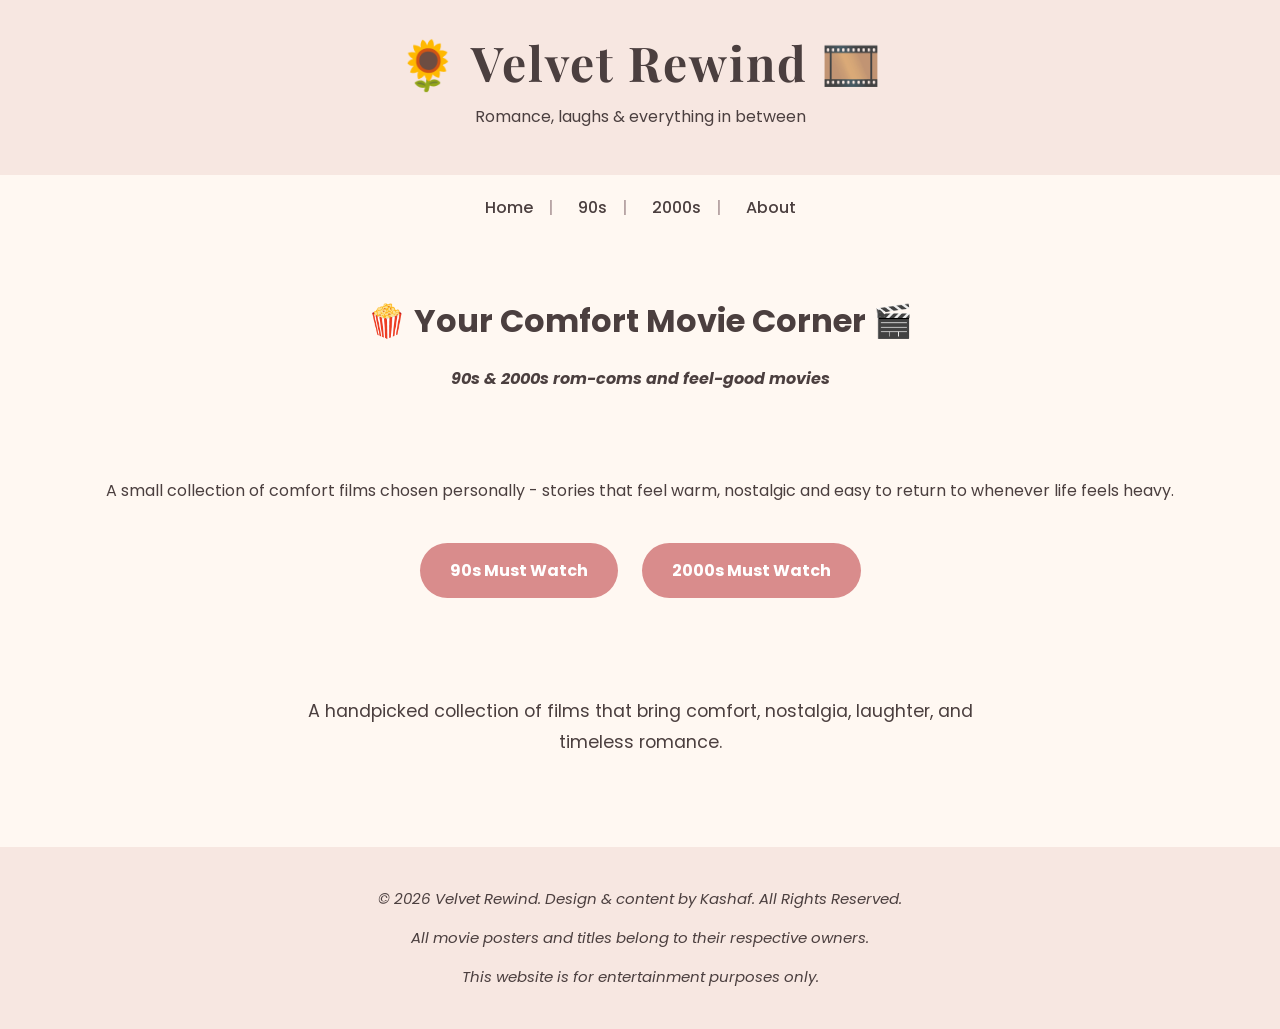
<file: index.html>
<!DOCTYPE html>
<html lang="en">
<head>
    <meta charset="UTF-8">
    <meta name="viewport" content="width=device-width, initial-scale=1.0">
    <title>Velvet Rewind</title>
    <meta name="google-site-verification" content="9fw3tQ_9AUw1kPPz5IEqS9LOzbx44o9UF2Xby6kebWg" />

    <link rel="stylesheet" href="style.css">

    <link href="https://fonts.googleapis.com/css2?family=Playfair+Display:wght@600&family=Poppins:wght@400;500&display=swap" rel="stylesheet">
</head>

<body>

<header>
    <h1>🌻 Velvet Rewind 🎞️</h1>
    <p>Romance, laughs & everything in between</p>
</header>

<nav>
    <a href="index.html">Home</a> 
    <a href="90smovies.html">90s</a> 
    <a href="2000smovies.html">2000s</a> 
    <a href="about.html">About</a>
</nav>

<section class="hero">
    <h2>🍿 Your Comfort Movie Corner 🎬</h2>
    <h4>90s & 2000s rom-coms and feel-good movies</h4>
</section>

<section class="welcome">
    <p>
        A small collection of comfort films chosen personally - stories that feel warm, nostalgic and easy to return to whenever life feels heavy.
    </p>
</section>

<section class="categories">
    <a href="90smovies.html" class="button">90s Must Watch</a>
    <a href="2000smovies.html" class="button">2000s Must Watch</a>
</section>

<section class="intro">
    <p>
        A handpicked collection of films that bring comfort, nostalgia,
        laughter, and timeless romance.
    </p>
</section>

<footer>
    <p>© 2026 Velvet Rewind. Design & content by Kashaf. All Rights Reserved.</p>
    <p>All movie posters and titles belong to their respective owners.</p>
    <p>This website is for entertainment purposes only.</p>
</footer>

</body>
</html>
</file>
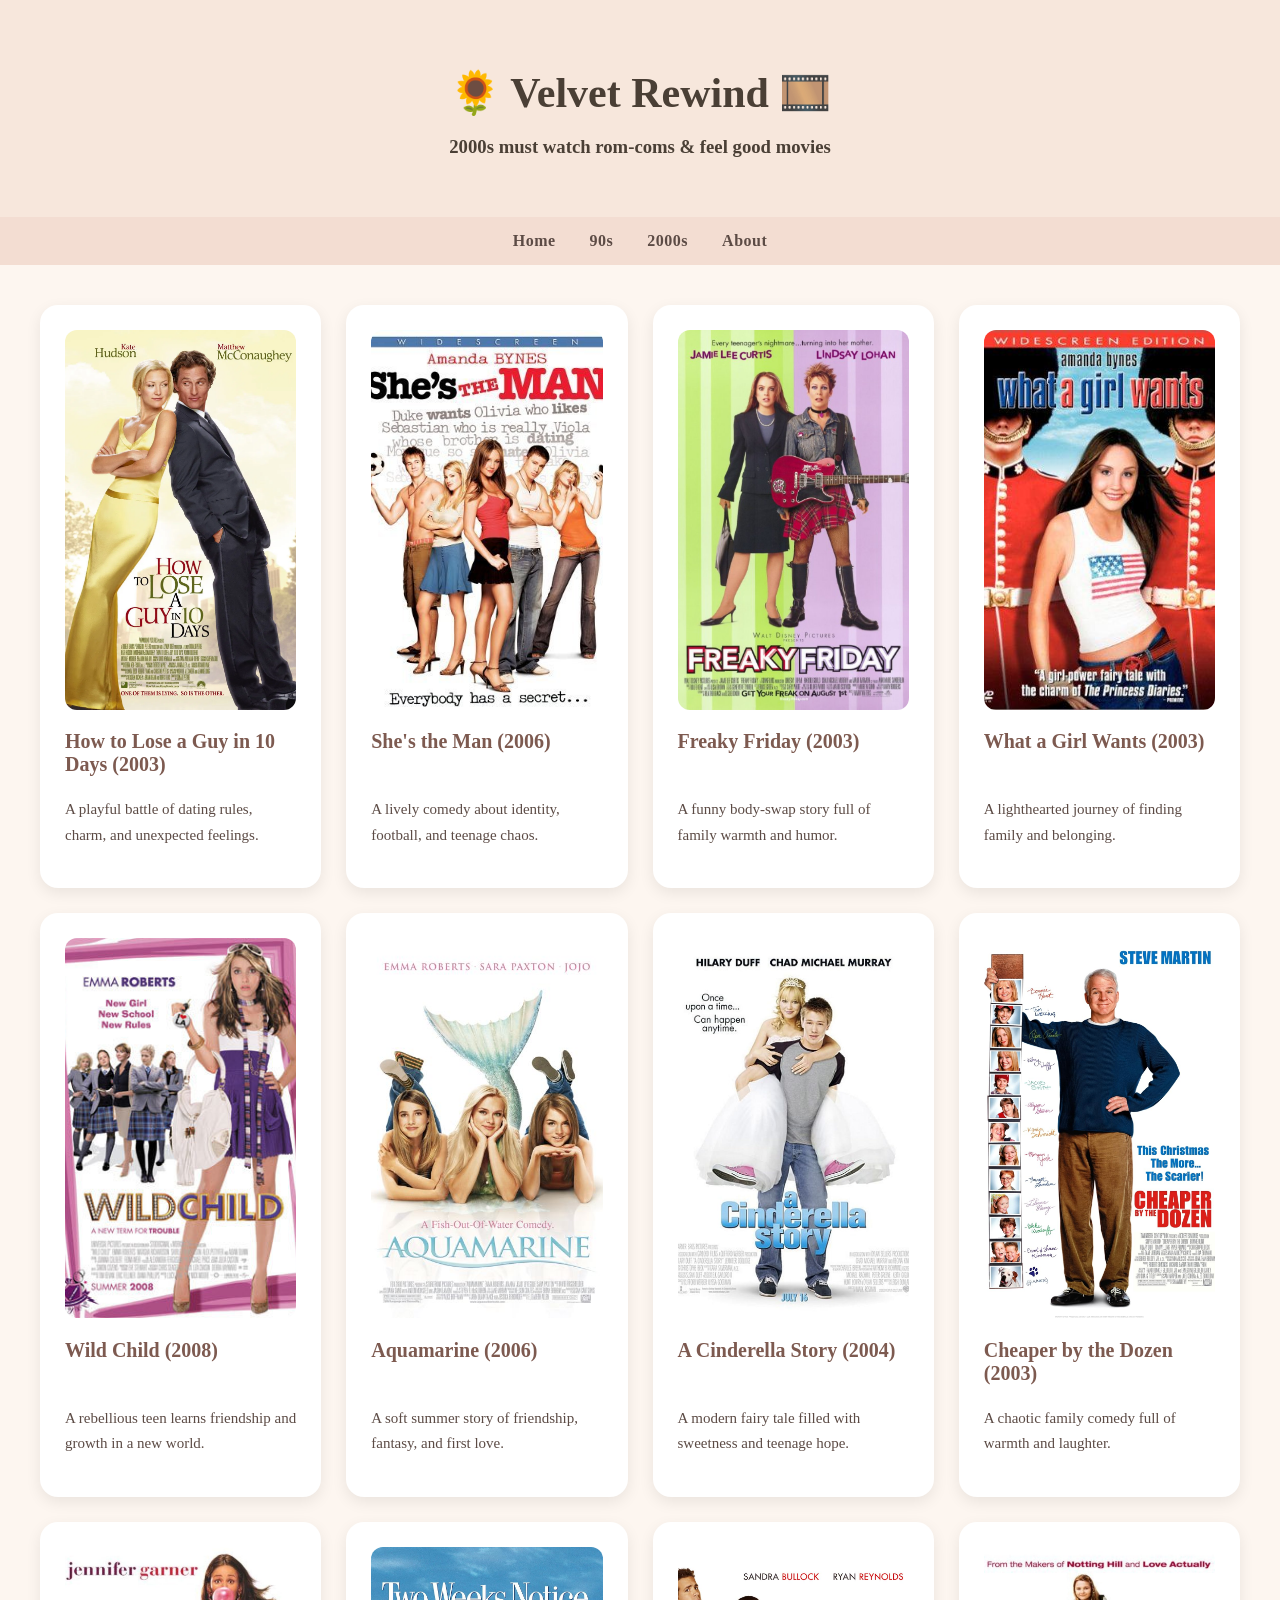
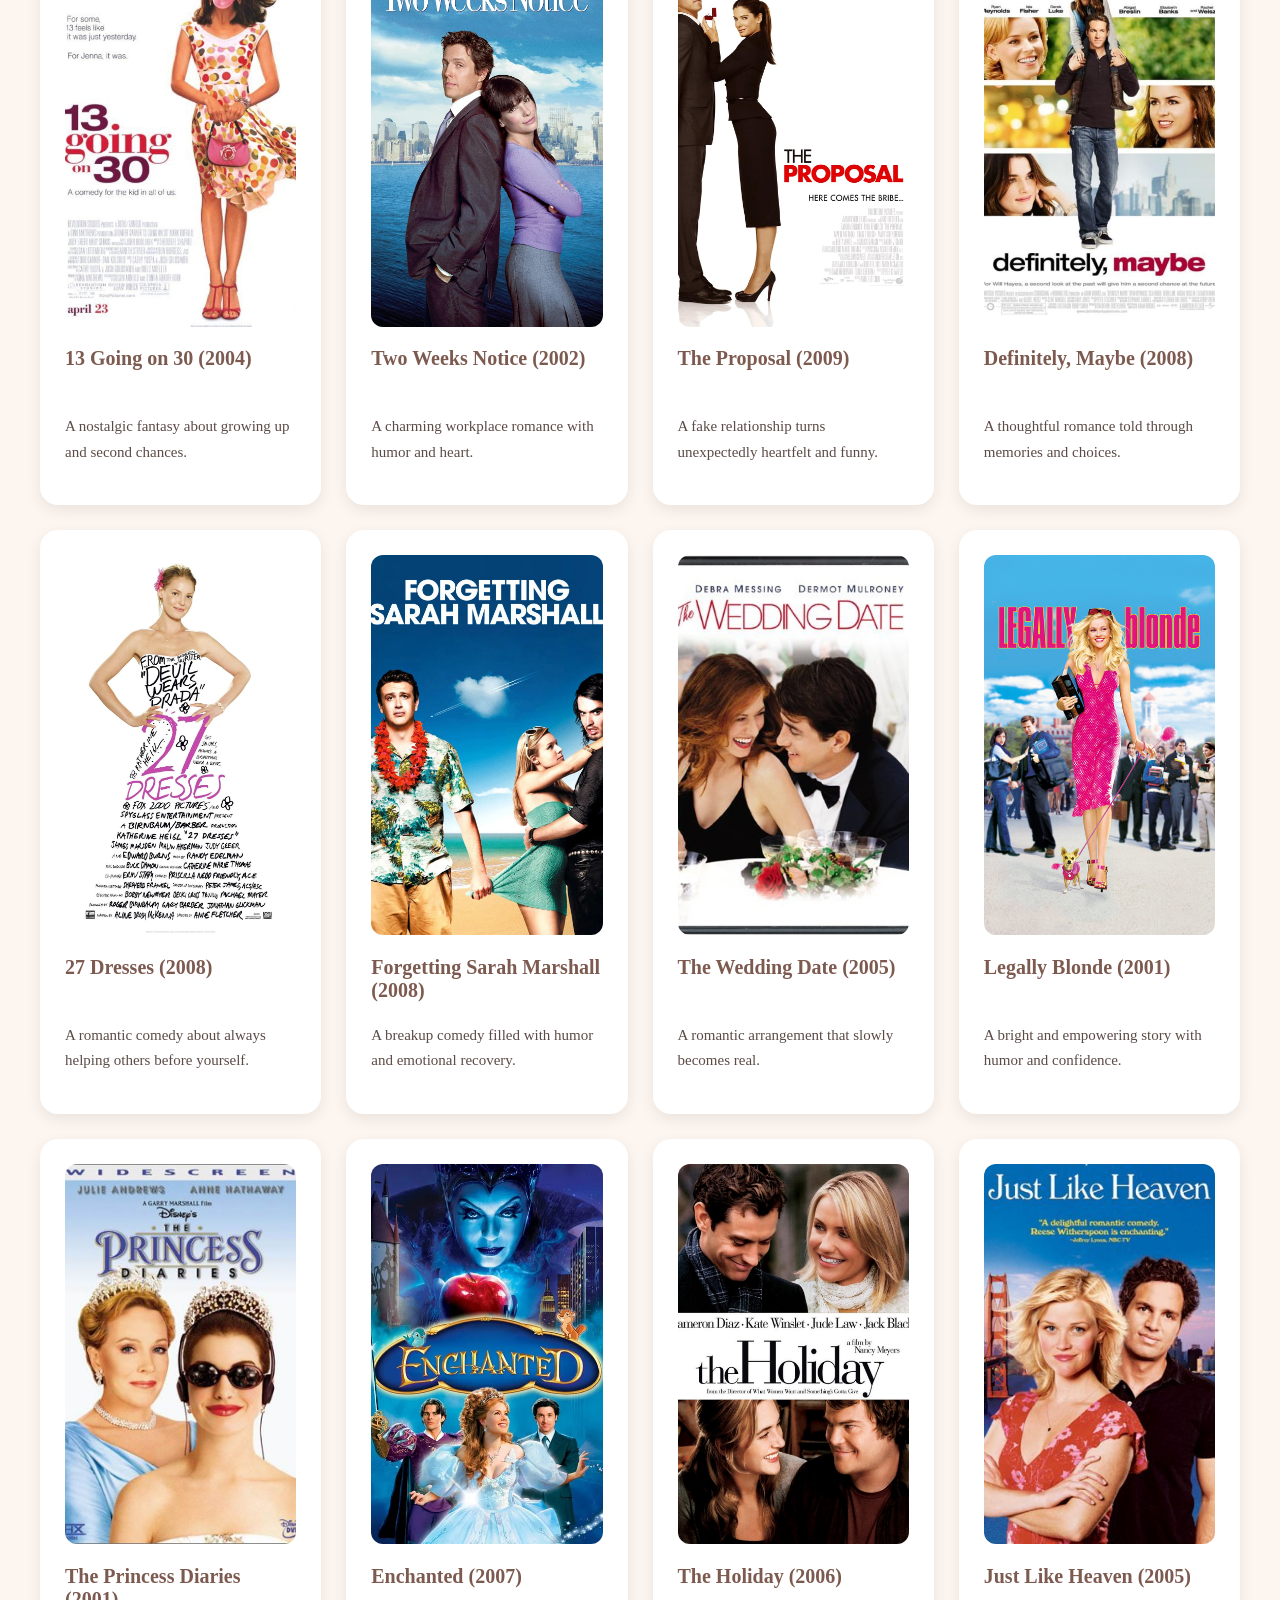
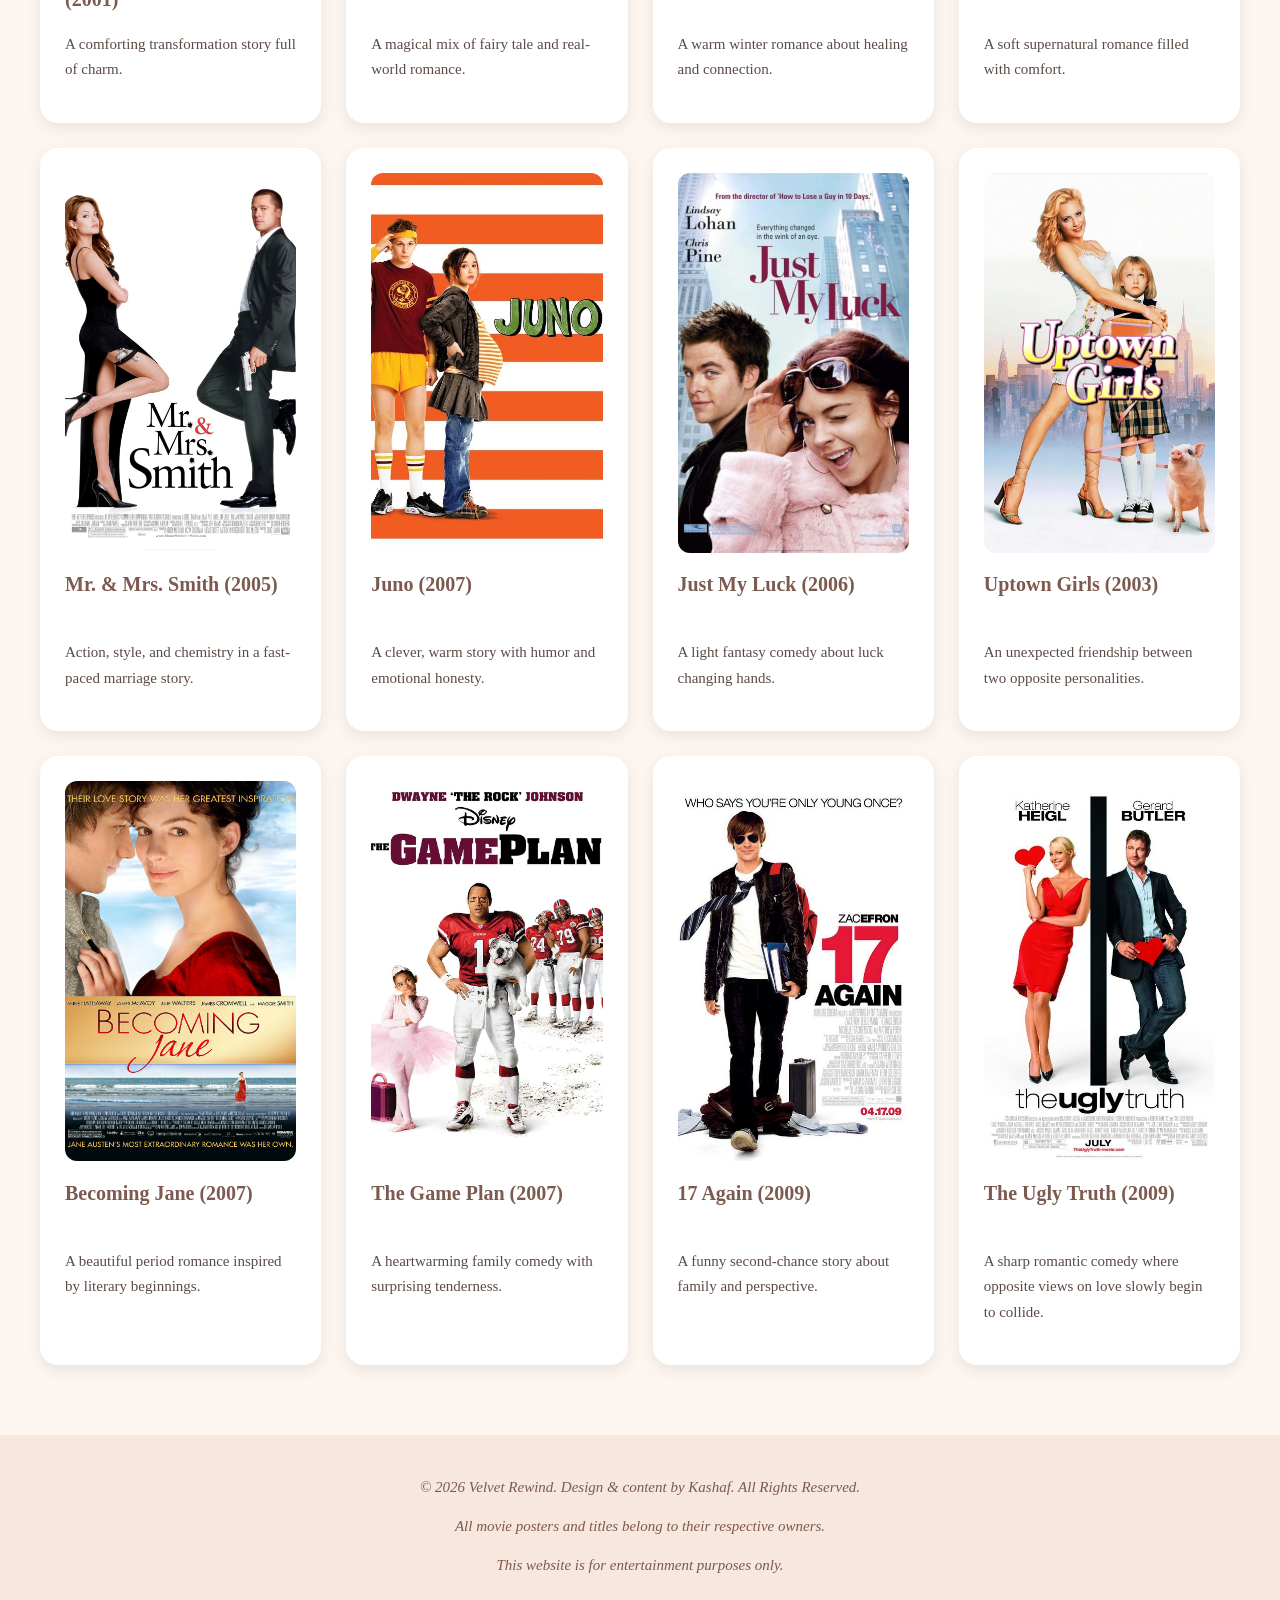
<file: 2000smovies.html>
<!DOCTYPE html>
<html lang="en">
<head>
    <meta charset="UTF-8">
    <meta name="viewport" content="width=device-width, initial-scale=1.0">
    <title>2000s Movies | Velvet Rewind</title>
    <link rel="stylesheet" href="90sand2000smovies.css">
</head>
<body>

<header>
    <h1>🌻 Velvet Rewind 🎞️</h1>
    <h3>2000s must watch rom-coms & feel good movies</h3>
</header>

<nav>
    <a href="index.html">Home</a>
    <a href="90smovies.html">90s</a>
    <a href="2000smovies.html">2000s</a>
    <a href="about.html">About</a>
</nav>

<section class="movies-container">

    <div class="movie-card">
        <img src="images/howtoloseaguyin10days.jpg">
        <h2>How to Lose a Guy in 10 Days (2003)</h2>
        <p>A playful battle of dating rules, charm, and unexpected feelings.</p>
    </div>

    <div class="movie-card">
        <img src="images/shestheman_.jpg">
        <h2>She's the Man (2006)</h2>
        <p>A lively comedy about identity, football, and teenage chaos.</p>
    </div>

    <div class="movie-card">
        <img src="images/frakyfriday.jpg">
        <h2>Freaky Friday (2003)</h2>
        <p>A funny body-swap story full of family warmth and humor.</p></div>

    <div class="movie-card">
        <img src="images/whatagirlwants.jpg">
        <h2>What a Girl Wants (2003)</h2>
        <p>A lighthearted journey of finding family and belonging.</p>
    </div>

    <div class="movie-card">
        <img src="images/wildchild_.jpg">
        <h2>Wild Child (2008)</h2>
        <p>A rebellious teen learns friendship and growth in a new world.</p>
    </div>

    <div class="movie-card">
        <img src="images/aquamarine.jpg">
        <h2>Aquamarine (2006)</h2>
        <p>A soft summer story of friendship, fantasy, and first love.</p>
    </div>

    <div class="movie-card">
        <img src="images/acindrellastory.jpg">
        <h2>A Cinderella Story (2004)</h2>
        <p>A modern fairy tale filled with sweetness and teenage hope.</p>
    </div>

    <div class="movie-card">
        <img src="images/cheaperbythedozen.jpg">
        <h2>Cheaper by the Dozen (2003)</h2>
        <p>A chaotic family comedy full of warmth and laughter.</p>
    </div>

    <div class="movie-card">
        <img src="images/13goingon30.jpg">
        <h2>13 Going on 30 (2004)</h2>
        <p>A nostalgic fantasy about growing up and second chances.</p>
    </div>

    <div class="movie-card">
        <img src="images/twoweeksnotice_.jpg">
        <h2>Two Weeks Notice (2002)</h2>
        <p>A charming workplace romance with humor and heart.</p>
    </div>

    <div class="movie-card">
        <img src="images/theproposal.jpg">
        <h2>The Proposal (2009)</h2>
        <p>A fake relationship turns unexpectedly heartfelt and funny.</p>
    </div>

    <div class="movie-card">
        <img src="images/definatelymaybe.jpg">
        <h2>Definitely, Maybe (2008)</h2>
        <p>A thoughtful romance told through memories and choices.</p>
    </div>

    <div class="movie-card">
        <img src="images/27dresses_.jpg">
        <h2>27 Dresses (2008)</h2>
        <p>A romantic comedy about always helping others before yourself.</p>
    </div>

    <div class="movie-card">
        <img src="images/forgettingsarahmarshalll.jpg">
        <h2>Forgetting Sarah Marshall (2008)</h2>
        <p>A breakup comedy filled with humor and emotional recovery.</p>
    </div>

    <div class="movie-card">
        <img src="images/theweddingdate.jpg">
        <h2>The Wedding Date (2005)</h2>
        <p>A romantic arrangement that slowly becomes real.</p>
    </div>

    <div class="movie-card">
        <img src="images/legallyblondee.jpg">
        <h2>Legally Blonde (2001)</h2>
        <p>A bright and empowering story with humor and confidence.</p>
    </div>

    <div class="movie-card">
        <img src="images/theprincessdiaries.jpg">
        <h2>The Princess Diaries (2001)</h2>
        <p>A comforting transformation story full of charm.</p>
    </div>

    <div class="movie-card">
        <img src="images/enchantedd.jpg">
        <h2>Enchanted (2007)</h2>
        <p>A magical mix of fairy tale and real-world romance.</p>
    </div>

    <div class="movie-card">
        <img src="images/theholiday.jpg">
        <h2>The Holiday (2006)</h2>
        <p>A warm winter romance about healing and connection.</p>
    </div>

    <div class="movie-card">
        <img src="images/justlikeheaven.jpg">
        <h2>Just Like Heaven (2005)</h2>
        <p>A soft supernatural romance filled with comfort.</p>
    </div>

    <div class="movie-card">
        <img src="images/mrandmrssmith.jpg">
        <h2>Mr. & Mrs. Smith (2005)</h2>
        <p>Action, style, and chemistry in a fast-paced marriage story.</p>
    </div>

    <div class="movie-card">
        <img src="images/junoo.jpg">
        <h2>Juno (2007)</h2>
        <p>A clever, warm story with humor and emotional honesty.</p>
    </div>

    <div class="movie-card">
        <img src="images/justmyluck.jpg">
        <h2>Just My Luck (2006)</h2>
        <p>A light fantasy comedy about luck changing hands.</p>
    </div>

    <div class="movie-card">
        <img src="images/uptowngirlsz.jpg">
        <h2>Uptown Girls (2003)</h2>
        <p>An unexpected friendship between two opposite personalities.</p>
    </div>

    <div class="movie-card">
        <img src="images/becomingjane.jpg">
        <h2>Becoming Jane (2007)</h2>
        <p>A beautiful period romance inspired by literary beginnings.</p>
    </div>

    <div class="movie-card">
        <img src="images/thegameplan.jpg">
        <h2>The Game Plan (2007)</h2>
        <p>A heartwarming family comedy with surprising tenderness.</p>
    </div>

    <div class="movie-card">
        <img src="images/17again.jpg">
        <h2>17 Again (2009)</h2>
        <p>A funny second-chance story about family and perspective.</p>
    </div>

    <div class="movie-card">
        <img src="images/theuglytruth.jpg">
        <h2>The Ugly Truth (2009)</h2>
        <p>A sharp romantic comedy where opposite views on love slowly begin to collide.</p>
    </div>

</section>

<footer>
    <p>© 2026 Velvet Rewind. Design & content by Kashaf. All Rights Reserved.</p>
    <p>All movie posters and titles belong to their respective owners.</p>
    <p>This website is for entertainment purposes only.</p>
</footer>

</body>
</html>
</file>
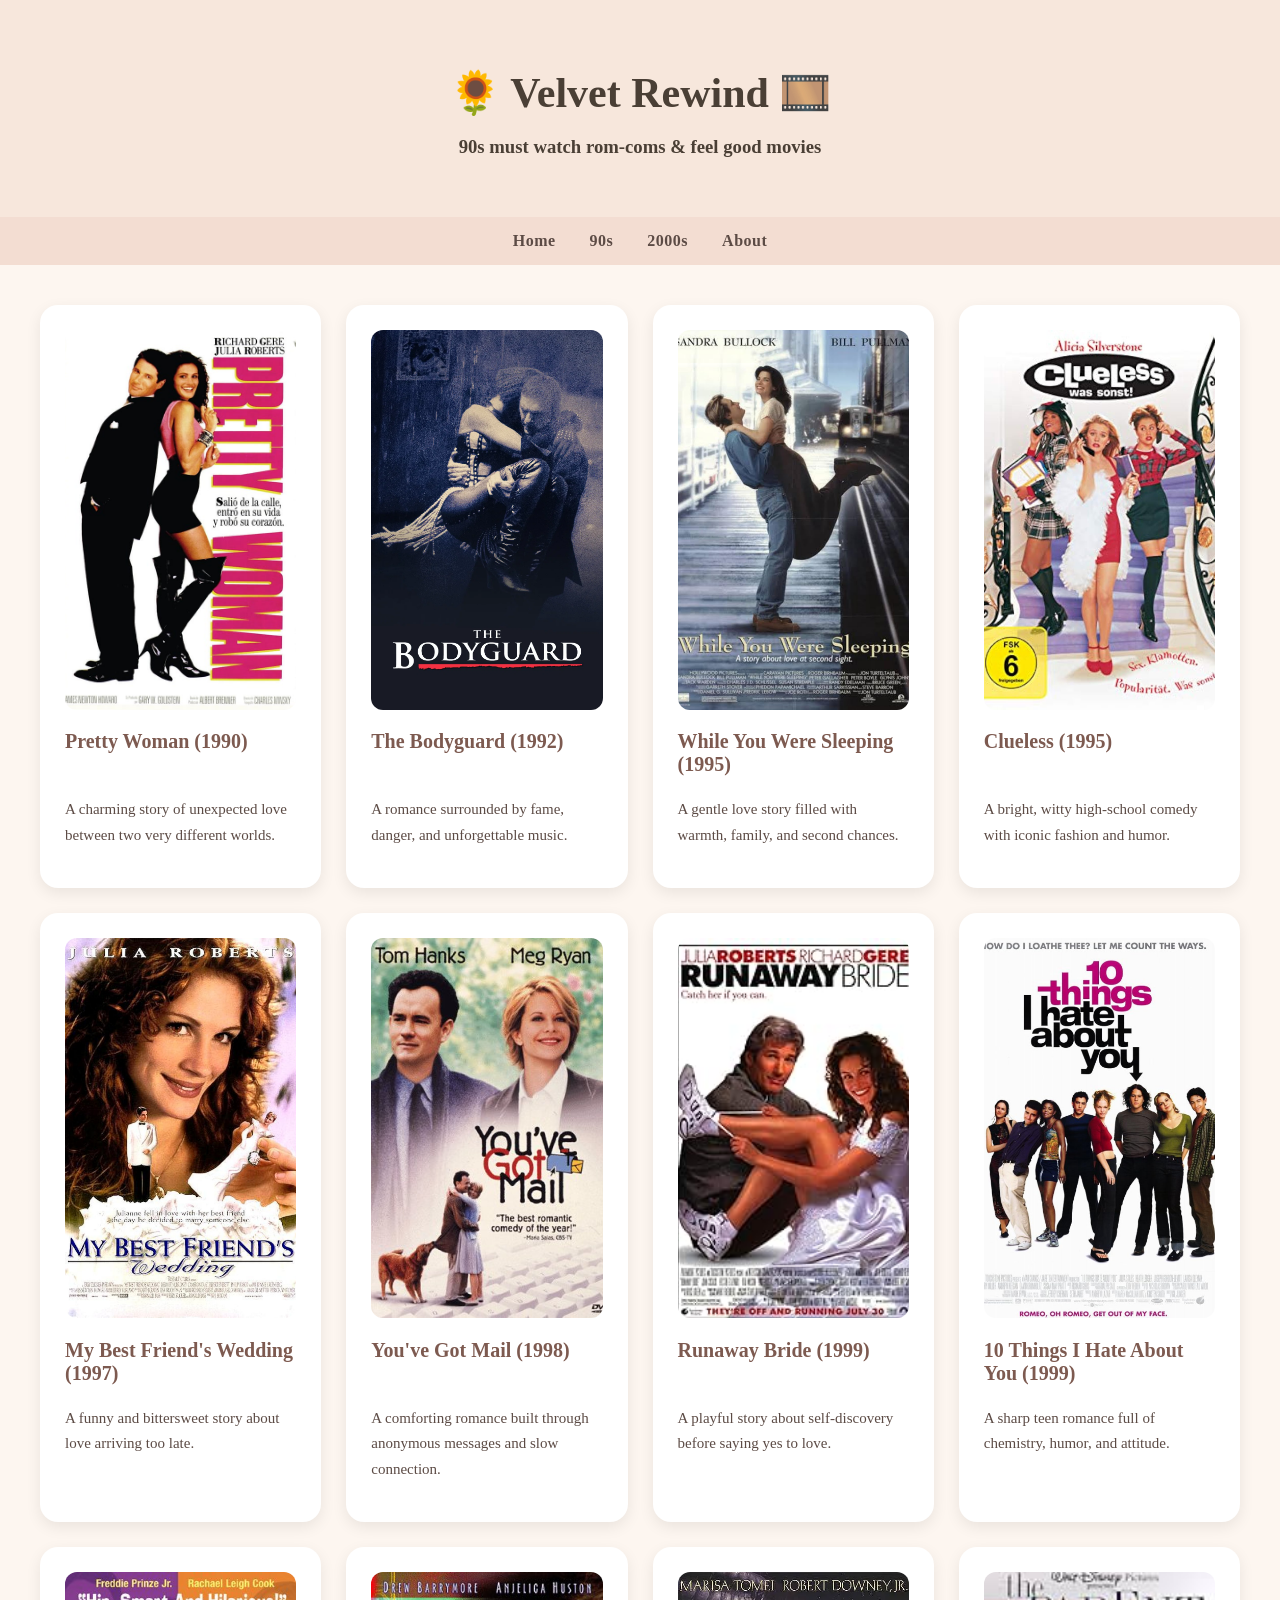
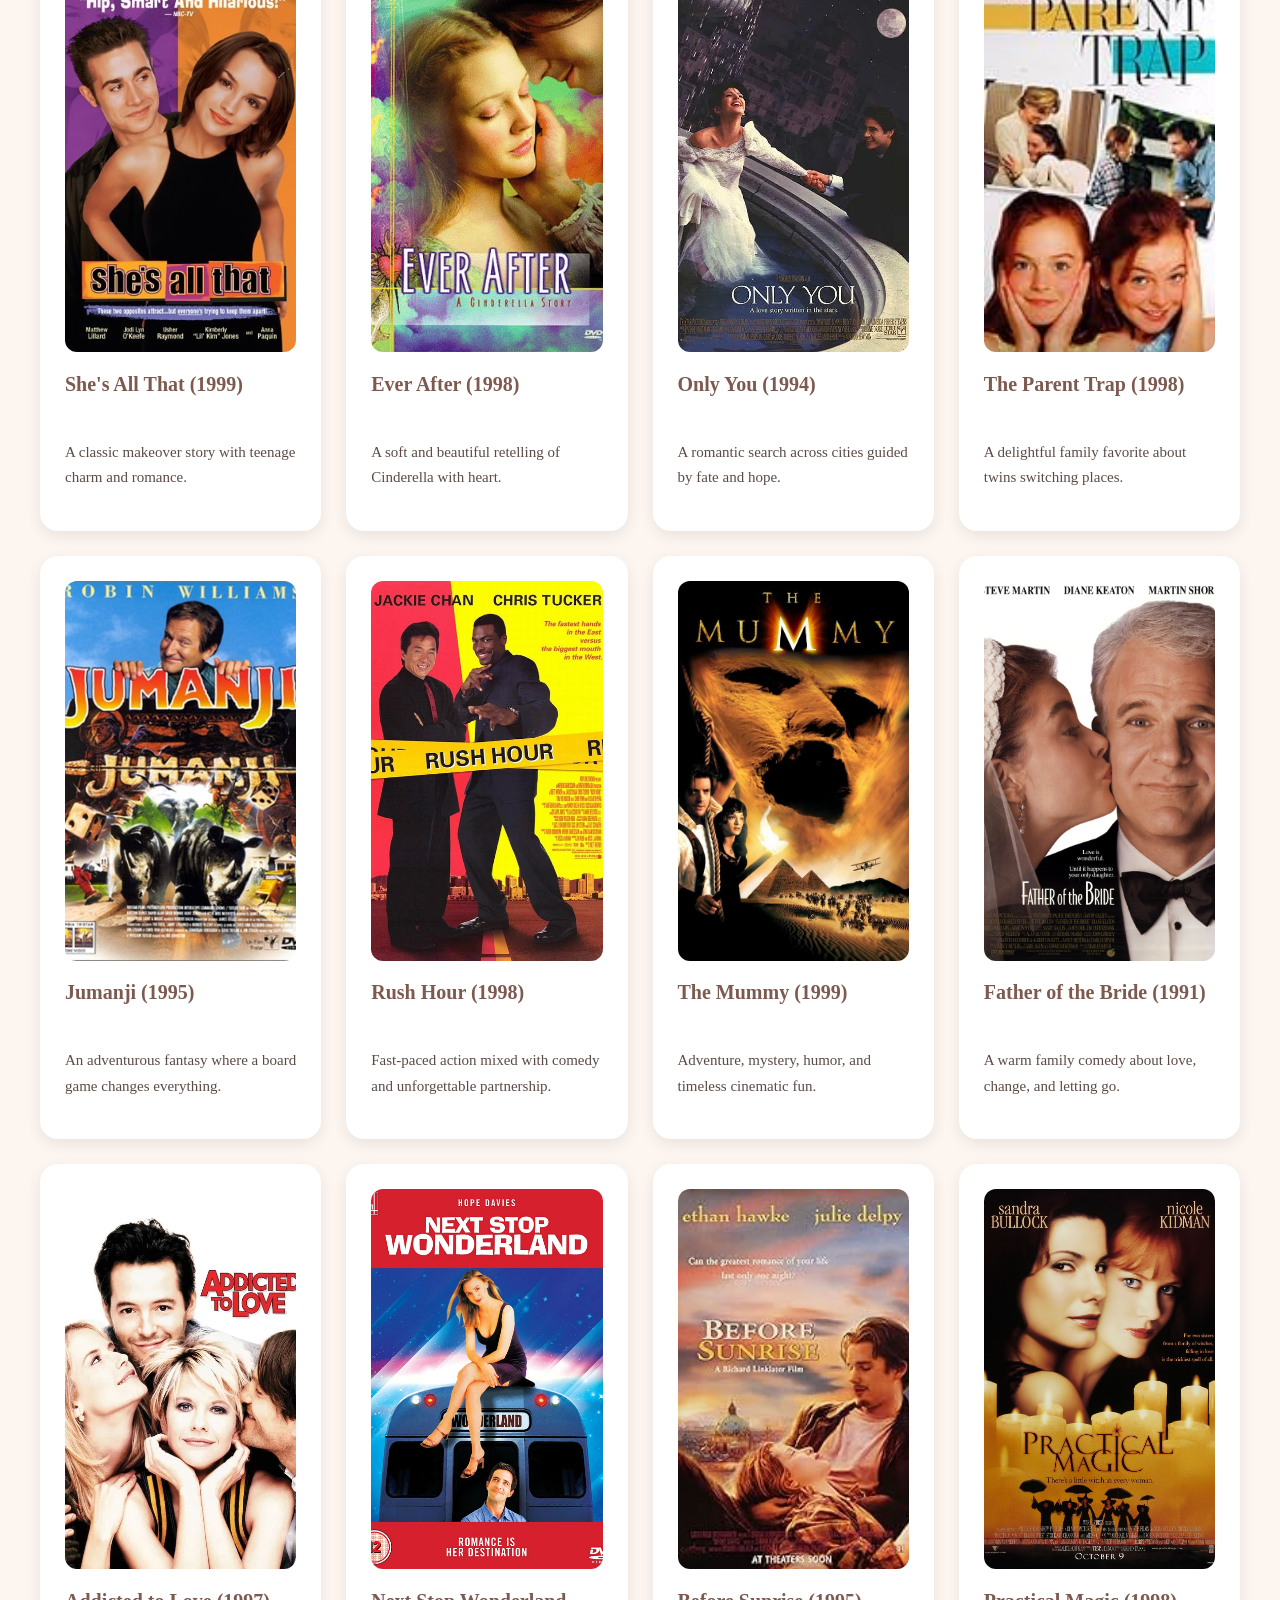
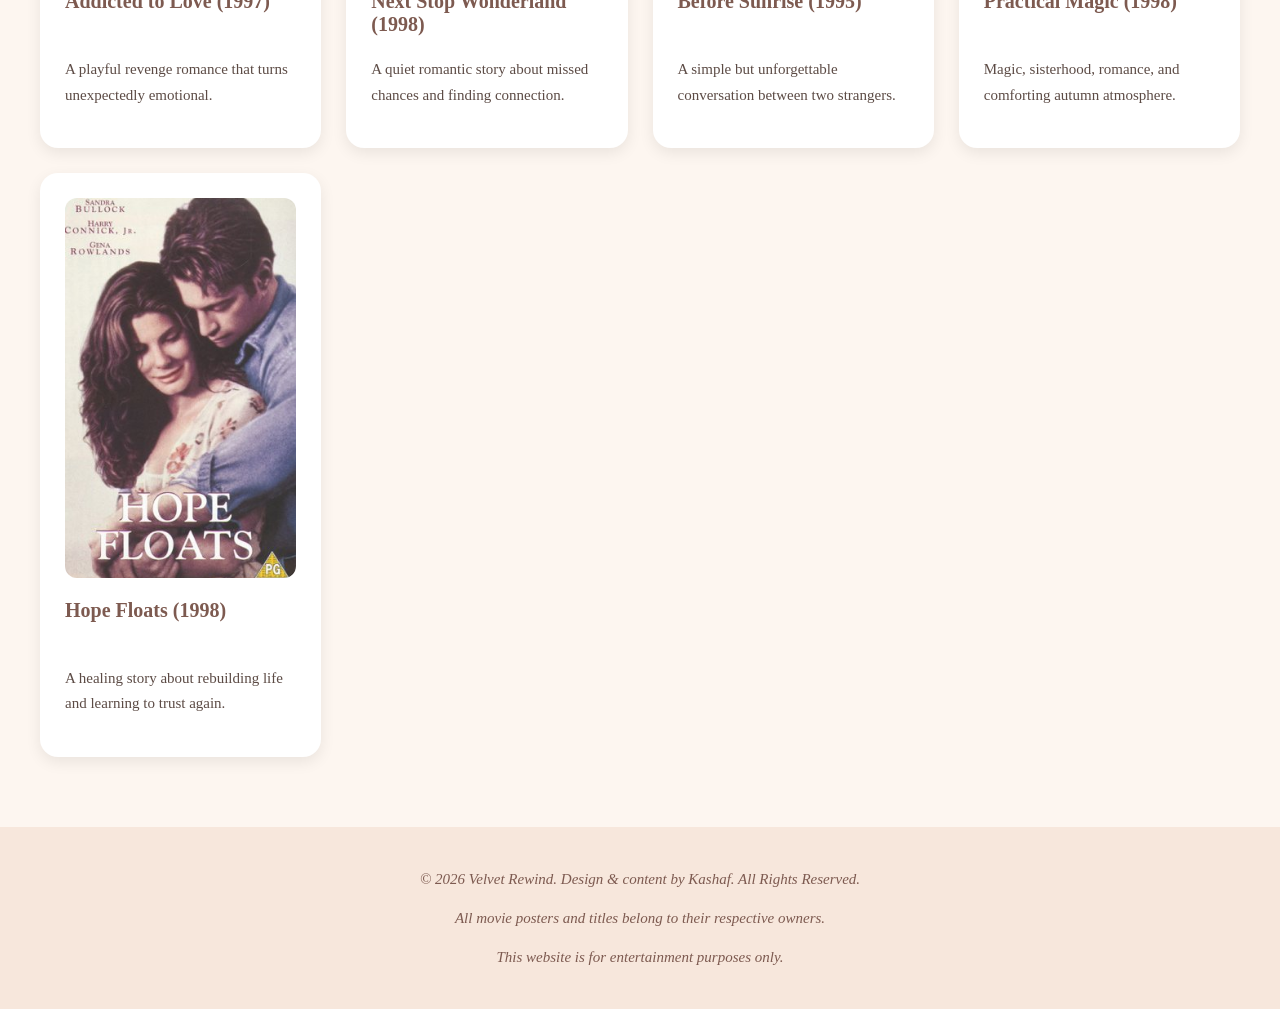
<file: 90smovies.html>
<!DOCTYPE html>
<html lang="en">
<head>
    <meta charset="UTF-8">
    <meta name="viewport" content="width=device-width, initial-scale=1.0">
    <title>90s Movies | Velvet Rewind</title>
    <link rel="stylesheet" href="90sand2000smovies.css">
</head>
<body>

<header>
    <h1>🌻 Velvet Rewind 🎞️</h1>
    <h3>90s must watch rom-coms & feel good movies</h3>
</header>

<nav>
    <a href="index.html">Home</a>
    <a href="90smovies.html">90s</a>
    <a href="2000smovies.html">2000s</a>
    <a href="about.html">About</a>
</nav>

<section class="movies-container">

    <div class="movie-card">
    <img src="images/prettywoman.jpg">
        <h2>Pretty Woman (1990)</h2>
        <p>A charming story of unexpected love between two very different worlds.</p>
    </div>

    <div class="movie-card">
        <img src="images/thebodyguardd.jpg">
        <h2>The Bodyguard (1992)</h2>
        <p>A romance surrounded by fame, danger, and unforgettable music.</p>
    </div>

    <div class="movie-card">
        <img src="images/whileyouweresleeping.jpg">
        <h2>While You Were Sleeping (1995)</h2>
        <p>A gentle love story filled with warmth, family, and second chances.</p>
    </div>

    <div class="movie-card">
        <img src="images/cluelesss.jpg">
        <h2>Clueless (1995)</h2>
        <p>A bright, witty high-school comedy with iconic fashion and humor.</p>
    </div>

    <div class="movie-card">
        <img src="images/mybestfriendwedding.jpg">
        <h2>My Best Friend's Wedding (1997)</h2>
        <p>A funny and bittersweet story about love arriving too late.</p>
    </div>

    <div class="movie-card">
        <img src="images/youvegotmail.jpg">
        <h2>You've Got Mail (1998)</h2>
        <p>A comforting romance built through anonymous messages and slow connection.</p>
    </div>

    <div class="movie-card">
        <img src="images/rumawaybride.jpg">
        <h2>Runaway Bride (1999)</h2>
        <p>A playful story about self-discovery before saying yes to love.</p>
    </div>

    <div class="movie-card">
        <img src="images/10thingsihateaboutyou.jpg">
        <h2>10 Things I Hate About You (1999)</h2>
        <p>A sharp teen romance full of chemistry, humor, and attitude.</p>
    </div>

    <div class="movie-card">
        <img src="images/shesallthatt.jpg">
        <h2>She's All That (1999)</h2>
        <p>A classic makeover story with teenage charm and romance.</p>
    </div>

    <div class="movie-card">
        <img src="images/everafter_.jpg">
        <h2>Ever After (1998)</h2>
        <p>A soft and beautiful retelling of Cinderella with heart.</p>
    </div>

    <div class="movie-card">
        <img src="images/onlyyou.jpg">
        <h2>Only You (1994)</h2>
        <p>A romantic search across cities guided by fate and hope.</p>
    </div>

    <div class="movie-card">
        <img src="images/theparenttrap.jpg">
        <h2>The Parent Trap (1998)</h2>
        <p>A delightful family favorite about twins switching places.</p>
    </div>

    <div class="movie-card">
        <img src="images/jumanjii_.jpg">
        <h2>Jumanji (1995)</h2>
        <p>An adventurous fantasy where a board game changes everything.</p>
    </div>

    <div class="movie-card">
        <img src="images/rushhour.jpg">
        <h2>Rush Hour (1998)</h2>
        <p>Fast-paced action mixed with comedy and unforgettable partnership.</p>
    </div>

    <div class="movie-card">
        <img src="images/themummy.jpg">
        <h2>The Mummy (1999)</h2>
        <p>Adventure, mystery, humor, and timeless cinematic fun.</p>
    </div>

    <div class="movie-card">
        <img src="images/fatherofthebride.jpg">
        <h2>Father of the Bride (1991)</h2>
        <p>A warm family comedy about love, change, and letting go.</p>
    </div>

    <div class="movie-card">
        <img src="images/addictedtolove.jpg">
        <h2>Addicted to Love (1997)</h2>
        <p>A playful revenge romance that turns unexpectedly emotional.</p>
    </div>

    <div class="movie-card">
        <img src="images/nextstopwonderland_.jpg">
        <h2>Next Stop Wonderland (1998)</h2>
        <p>A quiet romantic story about missed chances and finding connection.</p>
    </div>

    <div class="movie-card">
        <img src="images/beforesunrise.jpg">
        <h2>Before Sunrise (1995)</h2>
        <p>A simple but unforgettable conversation between two strangers.</p>
    </div>

    <div class="movie-card">
        <img src="images/practicalmagic.jpg">
        <h2>Practical Magic (1998)</h2>
        <p>Magic, sisterhood, romance, and comforting autumn atmosphere.</p>
    </div>

    <div class="movie-card">
        <img src="images/hopefloats_.jpg">
        <h2>Hope Floats (1998)</h2>
        <p>A healing story about rebuilding life and learning to trust again.</p>
    </div>

</section>

<footer>
    <p>© 2026 Velvet Rewind. Design & content by Kashaf. All Rights Reserved.</p>
    <p>All movie posters and titles belong to their respective owners.</p>
    <p>This website is for entertainment purposes only.</p>
</footer>

</body>
</html>
</file>
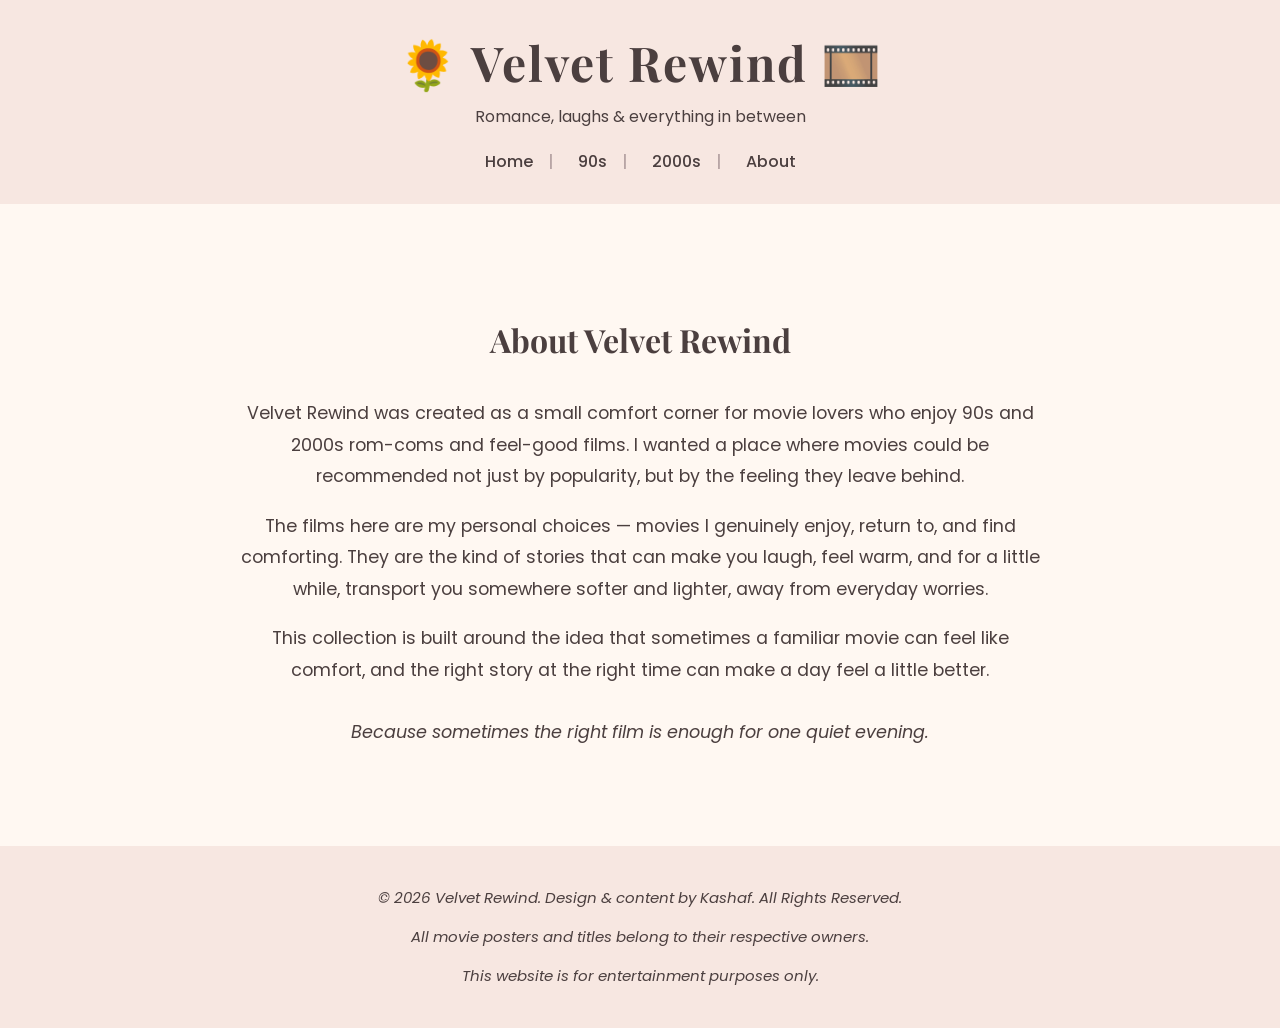
<file: about.html>
<!DOCTYPE html>
<html lang="en">
<head>
    <meta charset="UTF-8">
    <meta name="viewport" content="width=device-width, initial-scale=1.0">
    <title>About | Velvet Rewind</title>

    <link rel="stylesheet" href="style.css">

    <link href="https://fonts.googleapis.com/css2?family=Playfair+Display:wght@600&family=Poppins:wght@400;500&display=swap" rel="stylesheet">
</head>

<body>

<header>
    <h1>🌻 Velvet Rewind 🎞️</h1>
    <p>Romance, laughs & everything in between</p>

    <nav>
        <a href="index.html">Home</a> 
        <a href="90smovies.html">90s</a>
        <a href="2000smovies.html">2000s</a>
        <a href="about.html">About</a>
    </nav>
</header>

<section class="about">
    <h2>About Velvet Rewind</h2>

    <p>
        Velvet Rewind was created as a small comfort corner for movie lovers who enjoy
        90s and 2000s rom-coms and feel-good films. I wanted a place where movies could
        be recommended not just by popularity, but by the feeling they leave behind.
    </p>

    <p>
        The films here are my personal choices — movies I genuinely enjoy, return to,
        and find comforting. They are the kind of stories that can make you laugh,
        feel warm, and for a little while, transport you somewhere softer and lighter,
        away from everyday worries.
    </p>

    <p>
        This collection is built around the idea that sometimes a familiar movie can
        feel like comfort, and the right story at the right time can make a day feel
        a little better.
    </p>

    <p class="closing-line">
        Because sometimes the right film is enough for one quiet evening.
    </p>
</section>

<footer>
    <p>© 2026 Velvet Rewind. Design & content by Kashaf. All Rights Reserved.</p>
    <p>All movie posters and titles belong to their respective owners.</p>
    <p>This website is for entertainment purposes only.</p>
</footer>

</body>
</html>
</file>
<file: style.css>
body {
    margin: 0;
    font-family: 'Poppins', sans-serif;
    background-color: #fff8f2;
    color: #4b3f3f;
    text-align: center;
}

header {
    background-color: #f7e7e1;
    padding: 30px;
}

header h1 {
    font-family: 'Playfair Display', serif;
    font-size: 3rem;
    margin: 0;
    letter-spacing: 2px;
}

header p {
    font-size: 1rem;
    margin-top: 10px;
}
nav {
    margin-top: 20px;
}

nav a {
    text-decoration: none;
    color: #4b3f3f;
    margin: 0 10px;
    font-weight: 500;
    font-size: 1rem;
    transition: 0.3s;
}

nav a:hover {
    color: #d98c8c;
}

nav a:not(:last-child)::after {
    content: "|";
    margin-left: 15px;
    color: #b8a5a5;
}

.hero {
    padding: 50px 20px;
}

.hero h2 {
    font-size: 2rem;
    margin-bottom: 10px;
}

.hero h4 {
    font-size: 1rem;
    font-style: italic;
}

.categories {
    margin: 30px;
}

.button {
    text-decoration: none;
    background-color: #d98c8c;
    color: white;
    padding: 15px 30px;
    margin: 10px;
    border-radius: 30px;
    display: inline-block;
    font-weight: bold;
    transition: 0.3s;
}

.button:hover {
    background-color: #c77777;
}

.intro {
    padding: 40px 20px;
    font-size: 1.1rem;
    max-width: 700px;
    margin: auto;
    line-height: 1.8;
}

footer {
    background-color: #f7e7e1;
    padding: 25px;
    margin-top: 30px;
    font-size: 15px;
    line-height:1.6;
    font-style: italic;
}

.about {
    max-width: 800px;
    margin: 60px auto;
    padding: 20px;
    line-height: 1.8;
    font-size: 1.1rem;
}

/*about page */

.about h2 {
    font-family: 'Playfair Display', serif;
    font-size: 2rem;
    margin-bottom: 30px;
}

.closing-line {
    font-style: italic;
    margin-top: 30px;
}
</file>
<file: 90sand2000smovies.css>
body {
    margin: 0;
    font-family: Georgia, serif;
    background-color: #fdf6f0;
    color: #4a3f35;
}

header {
    text-align: center;
    padding: 40px;
    background-color: #f7e7dc;
    box-shadow: 0 2px 8px rgba(0,0,0,0.08);
}

header h1 {
    font-size: 42px;
    margin-bottom: 10px;
}

header p {
    font-size: 18px;
    color: #7a5c58;
    line-height: 1.6;
}

nav {
    text-align: center;
    background-color: #f3ddd2;
    padding: 15px;
}

nav a {
    margin: 15px;
    text-decoration: none;
    color: #5c4b45;
    font-weight: bold;
    font-size: 16px;
    letter-spacing: 0.5px;
    transition: 0.3s ease;
}

nav a:hover {
    color: #9a6f65;
}

.movies-container {
    display: grid;
    grid-template-columns: repeat(auto-fit, minmax(280px, 1fr));
    gap: 25px;
    padding: 40px;
}

.movie-card {
    background: white;
    padding: 25px;
    border-radius: 18px;
    box-shadow: 0 5px 15px rgba(0,0,0,0.08);
    transition: 0.3s;
    cursor: pointer;
}

.movie-card:hover {
    transform: translateY(-6px);
    box-shadow: 0 10px 20px rgba(0,0,0,0.12);
}

.movie-card h2 {
    font-size: 20px;
    color: #7d5a50;
    margin-bottom: 12px;
    min-height: 55px;
}

.movie-card p {
    font-size: 15px;
    line-height: 1.7;
    color: #5c4b45;
    margin-top: 10px;
}

.movie-card img {
    width: 100%;
    height: 380px;
    object-fit: cover;
    border-radius: 12px;
}

footer {
    text-align: center;
    padding: 25px;
    background-color: #f7e7dc;
    font-size: 15px;
    color: #7d5a50;
    line-height: 1.6;
    margin-top: 30px;
    font-style: italic;
}

@media (max-width: 768px) {
.movies-container {
    display: grid;
    grid-template-columns: repeat(2, 1fr);
    padding: 15px;
    gap: 15px;
}

.movie-card {
    padding: 12px;
}

.movie-card img {
    height: 220px;
}

.movie-card h2 {
    font-size: 16px;
    min-height: 45px;
}

.movie-card p {
    font-size: 13px;
    line-height: 1.5;
}

}
</file>
